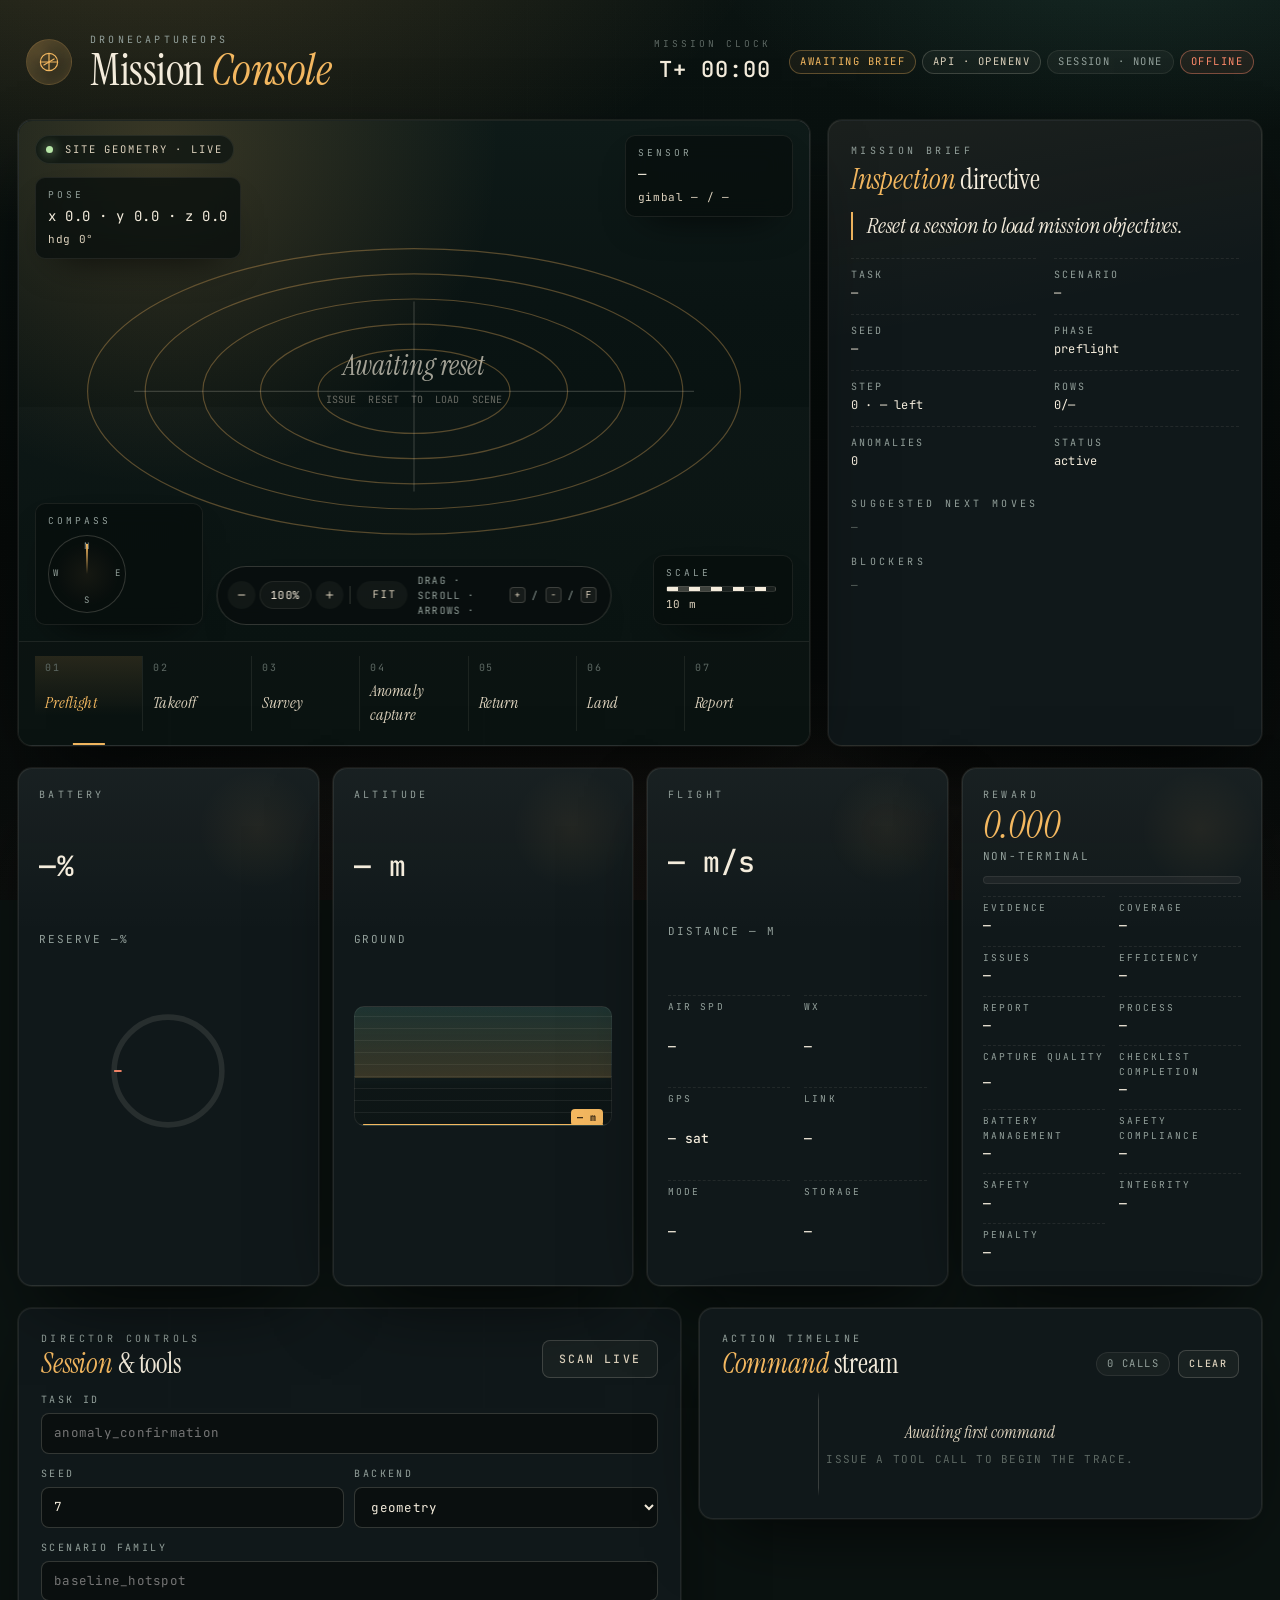
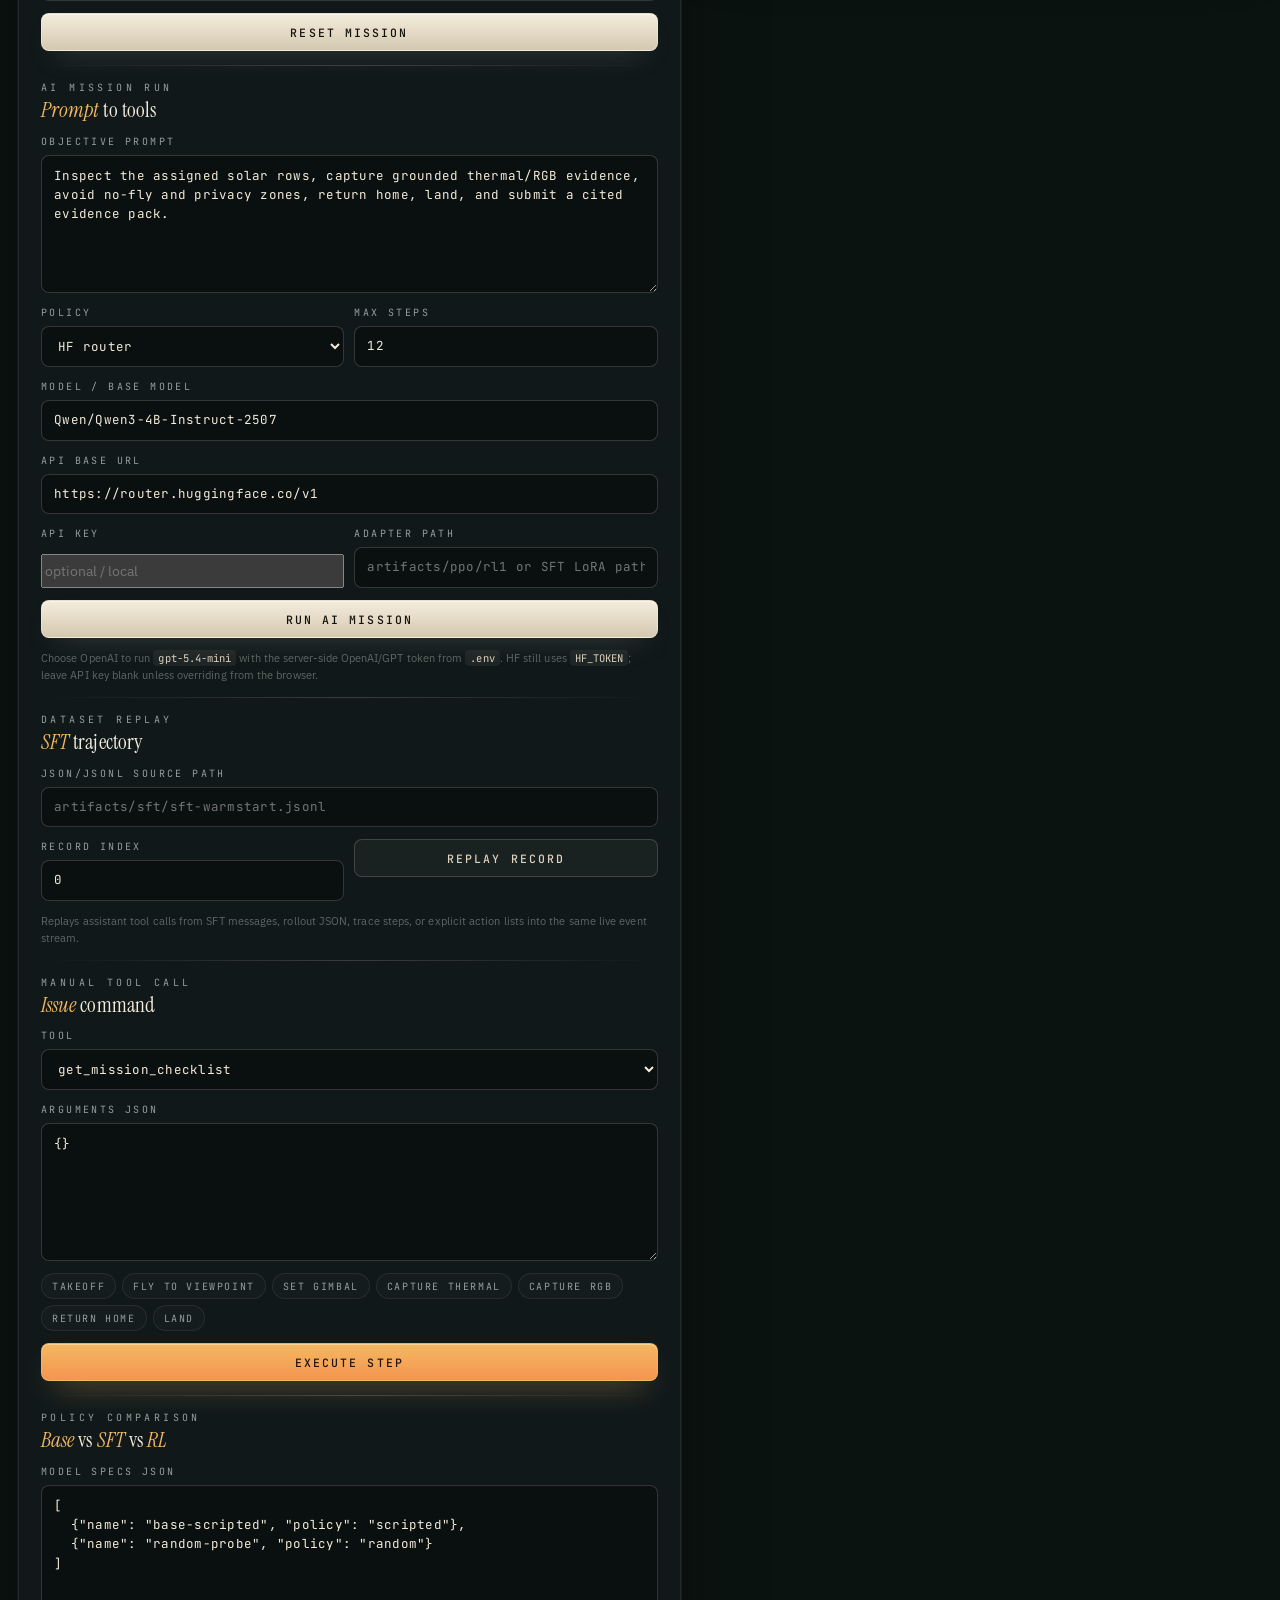
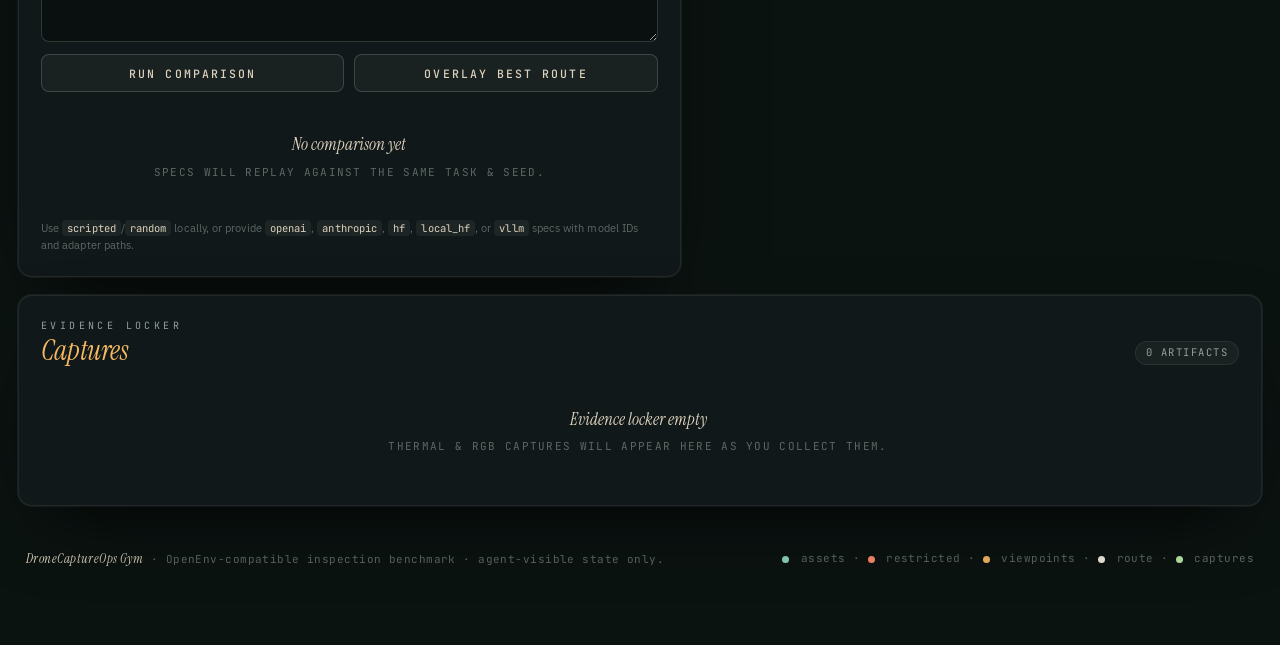
<file: server/static/index.html>
<!doctype html>
<html lang="en">
  <head>
    <meta charset="utf-8" />
    <meta name="viewport" content="width=device-width, initial-scale=1" />
    <title>DroneCaptureOps — Mission Console</title>
    <link rel="preconnect" href="https://fonts.googleapis.com" />
    <link rel="preconnect" href="https://fonts.gstatic.com" crossorigin />
    <link
      href="https://fonts.googleapis.com/css2?family=Instrument+Serif:ital@0;1&family=IBM+Plex+Sans:wght@300;400;500;600&family=JetBrains+Mono:wght@400;500;600&display=swap"
      rel="stylesheet"
    />
    <link rel="stylesheet" href="./styles.css" />
  </head>
  <body>
    <div class="atmosphere" aria-hidden="true"></div>

    <main class="console">
      <header class="console__topbar">
        <div class="brand">
          <span class="brand__mark" aria-hidden="true">
            <svg viewBox="0 0 28 28" width="22" height="22" fill="none" stroke="currentColor" stroke-width="1.5">
              <circle cx="14" cy="14" r="11" />
              <path d="M3 14h22M14 3v22" />
              <path d="M14 14l7-4M14 14l-7 4" />
            </svg>
          </span>
          <div>
            <p class="brand__eyebrow">DroneCaptureOps</p>
            <h1 class="brand__title">Mission <em>Console</em></h1>
          </div>
        </div>

        <div class="status-strip" aria-live="polite">
          <div class="status-clock">
            <span class="status-clock__label">Mission clock</span>
            <strong id="missionClock">T+ 00:00</strong>
          </div>
          <div class="status-pills">
            <span id="missionTitle" class="status-pill status-pill--ghost">Awaiting brief</span>
            <span id="apiMode" class="status-pill">API · probing</span>
            <span id="sessionId" class="status-pill status-pill--muted">session · none</span>
            <span id="connectionState" class="status-pill status-pill--hot">offline</span>
          </div>
        </div>
      </header>

      <section class="hero" aria-label="Tactical scene">
        <div class="hero__scene-frame">
          <div class="hero__scene-tag">
            <span class="dot"></span>
            <span>Site geometry · live</span>
          </div>

          <div class="scene-stage">
            <canvas id="sceneCanvas" width="1600" height="900" aria-label="Drone mission scene"></canvas>

            <div class="scene-hud scene-hud--tl" id="hudTelemetry">
              <p class="scene-hud__label">Pose</p>
              <p id="hudPose" class="scene-hud__value">x — · y — · z —</p>
              <p id="hudHeading" class="scene-hud__sub">hdg —°</p>
            </div>

            <div class="scene-hud scene-hud--tr" id="hudCamera">
              <p class="scene-hud__label">Sensor</p>
              <p id="hudSensor" class="scene-hud__value">—</p>
              <p id="hudGimbal" class="scene-hud__sub">gimbal —° / —°</p>
            </div>

            <div class="scene-hud scene-hud--bl" id="hudCompass">
              <p class="scene-hud__label">Compass</p>
              <div class="compass">
                <span class="compass__north">N</span>
                <span class="compass__east">E</span>
                <span class="compass__south">S</span>
                <span class="compass__west">W</span>
                <span id="compassNeedle" class="compass__needle"></span>
              </div>
            </div>

            <div class="scene-hud scene-hud--br" id="hudScale">
              <p class="scene-hud__label">Scale</p>
              <div class="scale-bar"><span id="scaleBarFill"></span></div>
              <p id="scaleLabel" class="scene-hud__sub">10 m</p>
            </div>

            <div class="scene-controls" role="group" aria-label="Camera controls">
              <button class="scene-controls__btn" data-camera="zoom-out" type="button" aria-label="Zoom out">
                <svg viewBox="0 0 16 16" width="14" height="14" fill="none" stroke="currentColor" stroke-width="1.6" stroke-linecap="round"><line x1="3" y1="8" x2="13" y2="8"/></svg>
              </button>
              <span id="zoomLevel" class="scene-controls__level">100%</span>
              <button class="scene-controls__btn" data-camera="zoom-in" type="button" aria-label="Zoom in">
                <svg viewBox="0 0 16 16" width="14" height="14" fill="none" stroke="currentColor" stroke-width="1.6" stroke-linecap="round"><line x1="3" y1="8" x2="13" y2="8"/><line x1="8" y1="3" x2="8" y2="13"/></svg>
              </button>
              <span class="scene-controls__sep" aria-hidden="true"></span>
              <button class="scene-controls__btn scene-controls__btn--wide" data-camera="fit" type="button" aria-label="Fit scene to view">
                <svg viewBox="0 0 16 16" width="14" height="14" fill="none" stroke="currentColor" stroke-width="1.5" stroke-linecap="round" stroke-linejoin="round"><path d="M3 6V3h3M13 6V3h-3M3 10v3h3M13 10v3h-3"/></svg>
                <span>Fit</span>
              </button>
              <span class="scene-controls__hint" aria-hidden="true">drag · scroll · arrows · <kbd>+</kbd>/<kbd>−</kbd>/<kbd>F</kbd></span>
            </div>

            <div id="failureBanner" class="failure-banner" hidden></div>
          </div>

          <div class="phase-strip" id="phaseStrip" aria-label="Mission phase tracker"></div>
        </div>

        <aside class="briefing" aria-label="Mission briefing">
          <div class="briefing__head">
            <p class="eyebrow">Mission brief</p>
            <h2 class="display-h2"><em>Inspection</em> directive</h2>
          </div>
          <p id="missionInstruction" class="briefing__instruction">No active brief. Reset a session to load mission objectives.</p>

          <dl class="briefing__facts" id="briefingFacts"></dl>

          <div class="briefing__section">
            <p class="eyebrow">Suggested next moves</p>
            <ul id="suggestedTools" class="suggest-list"></ul>
          </div>

          <div class="briefing__section">
            <p class="eyebrow">Blockers</p>
            <ul id="blockersList" class="blocker-list"></ul>
          </div>
        </aside>
      </section>

      <section class="instruments" aria-label="Telemetry instruments">
        <article class="gauge gauge--ring">
          <header>
            <p class="eyebrow">Battery</p>
            <h3 id="batteryHeadline" class="gauge__readout">—%</h3>
            <p id="batteryReserve" class="gauge__sub">reserve —%</p>
          </header>
          <div class="gauge__visual">
            <svg viewBox="0 0 140 140" class="ring" aria-hidden="true">
              <circle cx="70" cy="70" r="58" class="ring__track" />
              <circle cx="70" cy="70" r="58" class="ring__fill" id="batteryRingFill" />
              <line x1="70" y1="12" x2="70" y2="20" class="ring__tick" id="batteryReserveTick" />
            </svg>
          </div>
        </article>

        <article class="gauge gauge--tape">
          <header>
            <p class="eyebrow">Altitude</p>
            <h3 id="altitudeHeadline" class="gauge__readout">— m</h3>
            <p id="altitudeBand" class="gauge__sub">band —</p>
          </header>
          <div class="alt-tape" id="altTape">
            <div class="alt-tape__band"></div>
            <span class="alt-tape__marker" id="altMarker"></span>
          </div>
        </article>

        <article class="gauge gauge--metrics">
          <header>
            <p class="eyebrow">Flight</p>
            <h3 id="speedHeadline" class="gauge__readout">— m/s</h3>
            <p id="speedSub" class="gauge__sub">distance — m</p>
          </header>
          <ul class="micro-stats" id="flightMicro"></ul>
        </article>

        <article class="gauge gauge--metrics">
          <header>
            <p class="eyebrow">Reward</p>
            <h3 id="rewardHeadline" class="gauge__readout gauge__readout--display">0.000</h3>
            <p id="rewardMode" class="gauge__sub">nonterminal</p>
          </header>
          <div class="reward-strip" id="rewardComposition" aria-label="Reward composition"></div>
          <ul class="micro-stats" id="rewardMicro"></ul>
        </article>
      </section>

      <section class="grid">
        <article class="panel panel--controls" aria-label="Director controls">
          <header class="panel__header">
            <div>
              <p class="eyebrow">Director controls</p>
              <h2 class="display-h2"><em>Session</em> &amp; tools</h2>
            </div>
            <button id="refreshSessions" class="btn btn--ghost" type="button">Scan live</button>
          </header>

          <form id="sessionForm" class="form-stack">
            <label class="field">
              <span>Task ID</span>
              <input id="taskInput" name="task" type="text" placeholder="anomaly_confirmation" autocomplete="off" />
            </label>
            <div class="field-row">
              <label class="field">
                <span>Seed</span>
                <input id="seedInput" name="seed" type="number" value="7" min="0" />
              </label>
              <label class="field">
                <span>Backend</span>
                <select id="backendInput" name="backend">
                  <option value="geometry">geometry</option>
                  <option value="sitl">SITL placeholder</option>
                  <option value="mock-live">mock/live</option>
                </select>
              </label>
            </div>
            <label class="field">
              <span>Scenario family</span>
              <input id="familyInput" name="scenario_family" type="text" placeholder="baseline_hotspot" autocomplete="off" />
            </label>
            <button class="btn btn--primary" type="submit">Reset Mission</button>
          </form>

          <div class="rule"></div>

          <div class="form-stack" aria-label="AI mission run">
            <header class="panel__header panel__header--inline">
              <div>
                <p class="eyebrow">AI mission run</p>
                <h3 class="display-h3"><em>Prompt</em> to tools</h3>
              </div>
            </header>
            <label class="field">
              <span>Objective prompt</span>
              <textarea id="objectivePrompt" spellcheck="true" rows="6">Inspect the assigned solar rows, capture grounded thermal/RGB evidence, avoid no-fly and privacy zones, return home, land, and submit a cited evidence pack.</textarea>
            </label>
            <div class="field-row">
              <label class="field">
                <span>Policy</span>
                <select id="modelPolicy">
                  <option value="scripted">Scripted smoke test</option>
                  <option value="openai">OpenAI GPT-5.4 Mini</option>
                  <option value="hf" selected>HF router</option>
                  <option value="local_hf">Local HF transformers</option>
                  <option value="vllm">vLLM + optional LoRA</option>
                  <option value="anthropic">Anthropic</option>
                  <option value="random">Random smoke test</option>
                </select>
              </label>
              <label class="field">
                <span>Max steps</span>
                <input id="modelMaxSteps" type="number" value="12" min="1" max="100" />
              </label>
            </div>
            <label class="field">
              <span>Model / base model</span>
              <input id="modelName" type="text" value="Qwen/Qwen3-4B-Instruct-2507" placeholder="Qwen/Qwen3-4B-Instruct-2507 or local model name" autocomplete="off" />
            </label>
            <label class="field">
              <span>API base URL</span>
              <input id="modelApiBase" type="text" value="https://router.huggingface.co/v1" placeholder="leave blank for OpenAI; use https://router.huggingface.co/v1 for HF" autocomplete="off" />
            </label>
            <div class="field-row">
              <label class="field">
                <span>API key</span>
                <input id="modelApiKey" type="password" placeholder="optional / local" autocomplete="off" />
              </label>
              <label class="field">
                <span>Adapter path</span>
                <input id="modelAdapterPath" type="text" placeholder="artifacts/ppo/rl1 or SFT LoRA path" autocomplete="off" />
              </label>
            </div>
            <button id="runModelButton" class="btn btn--primary" type="button">Run AI mission</button>
            <p class="hint">Choose OpenAI to run <code>gpt-5.4-mini</code> with the server-side OpenAI/GPT token from <code>.env</code>. HF still uses <code>HF_TOKEN</code>; leave API key blank unless overriding from the browser.</p>
          </div>

          <div class="rule"></div>

          <div class="form-stack" aria-label="Replay generated trajectory">
            <header class="panel__header panel__header--inline">
              <div>
                <p class="eyebrow">Dataset replay</p>
                <h3 class="display-h3"><em>SFT</em> trajectory</h3>
              </div>
            </header>
            <label class="field">
              <span>JSON/JSONL source path</span>
              <input id="replaySourcePath" type="text" placeholder="artifacts/sft/sft-warmstart.jsonl" autocomplete="off" />
            </label>
            <div class="field-row">
              <label class="field">
                <span>Record index</span>
                <input id="replayRecordIndex" type="number" value="0" min="0" />
              </label>
              <button id="replayButton" class="btn btn--ghost" type="button">Replay record</button>
            </div>
            <p class="hint">Replays assistant tool calls from SFT messages, rollout JSON, trace steps, or explicit action lists into the same live event stream.</p>
          </div>

          <div class="rule"></div>

          <div class="form-stack">
            <header class="panel__header panel__header--inline">
              <div>
                <p class="eyebrow">Manual tool call</p>
                <h3 class="display-h3"><em>Issue</em> command</h3>
              </div>
            </header>
            <label class="field">
              <span>Tool</span>
              <select id="toolSelect"></select>
            </label>
            <label class="field">
              <span>Arguments JSON</span>
              <textarea id="argsInput" spellcheck="false" rows="6">{"altitude_m": 18}</textarea>
            </label>
            <div class="quick-actions" id="quickActions"></div>
            <button id="stepButton" class="btn btn--accent" type="button">Execute step</button>
          </div>

          <div class="rule"></div>

          <div class="form-stack" aria-label="Policy comparison">
            <header class="panel__header panel__header--inline">
              <div>
                <p class="eyebrow">Policy comparison</p>
                <h3 class="display-h3"><em>Base</em> vs <em>SFT</em> vs <em>RL</em></h3>
              </div>
            </header>
            <label class="field">
              <span>Model specs JSON</span>
              <textarea id="compareSpecs" spellcheck="false" rows="7">[
  {"name": "base-scripted", "policy": "scripted"},
  {"name": "random-probe", "policy": "random"}
]</textarea>
            </label>
            <div class="field-row">
              <button id="compareButton" class="btn btn--ghost" type="button">Run comparison</button>
              <button id="overlayButton" class="btn btn--ghost" type="button">Overlay best route</button>
            </div>
            <div id="compareResults" class="compare-results"></div>
            <p class="hint">
              Use <code>scripted</code>/<code>random</code> locally, or provide
              <code>openai</code>, <code>anthropic</code>, <code>hf</code>, <code>local_hf</code>, or <code>vllm</code>
              specs with model IDs and adapter paths.
            </p>
          </div>
        </article>

        <article class="panel panel--timeline" aria-label="Action timeline">
          <header class="panel__header">
            <div>
              <p class="eyebrow">Action timeline</p>
              <h2 class="display-h2"><em>Command</em> stream</h2>
            </div>
            <div class="panel__actions">
              <span id="actionCount" class="status-pill status-pill--muted">0 calls</span>
              <button id="clearLog" class="btn btn--ghost btn--sm" type="button">Clear</button>
            </div>
          </header>
          <ol id="actionLog" class="action-log"></ol>
        </article>

        <article class="panel panel--captures" aria-label="Capture gallery">
          <header class="panel__header">
            <div>
              <p class="eyebrow">Evidence locker</p>
              <h2 class="display-h2"><em>Captures</em></h2>
            </div>
            <span id="artifactCount" class="status-pill status-pill--muted">0 artifacts</span>
          </header>
          <div id="captureList" class="capture-list"></div>
        </article>
      </section>

      <footer class="console__footer">
        <p>
          <em>DroneCaptureOps Gym</em> · OpenEnv-compatible inspection benchmark · agent-visible state only.
        </p>
        <p>
          <span class="dot dot--sage"></span> assets &middot;
          <span class="dot dot--coral"></span> restricted &middot;
          <span class="dot dot--amber"></span> viewpoints &middot;
          <span class="dot dot--cream"></span> route &middot;
          <span class="dot dot--lime"></span> captures
        </p>
      </footer>
    </main>

    <script src="./app.js" defer></script>
  </body>
</html>
</file>
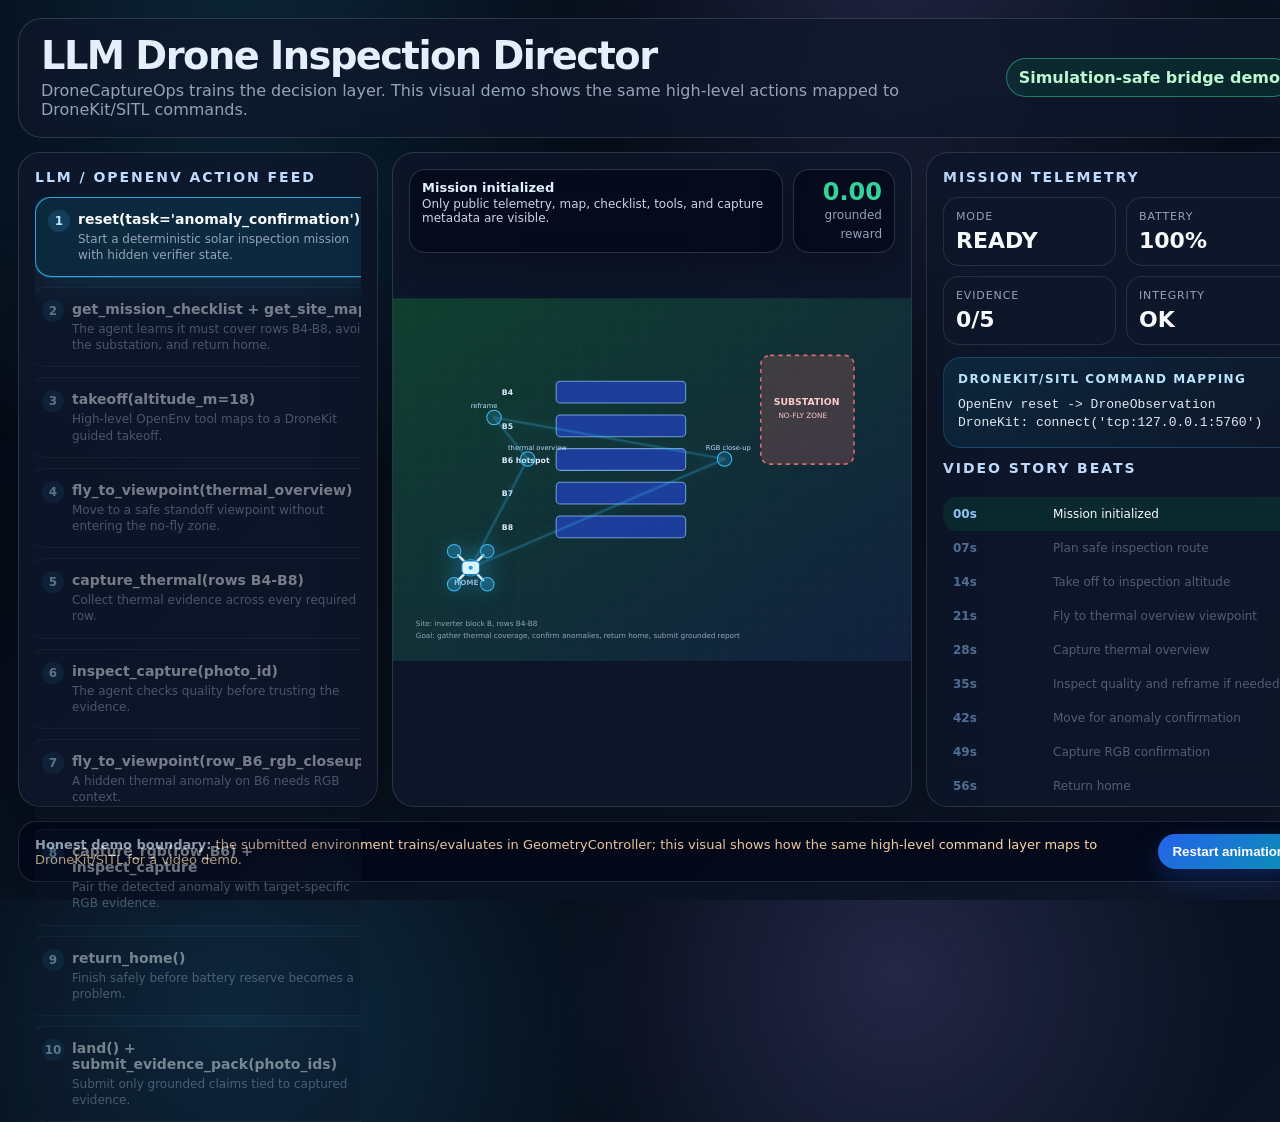
<file: demo/dronekit-bridge-visual-demo.html>
<!doctype html>
<html lang="en">
<head>
  <meta charset="utf-8" />
  <meta name="viewport" content="width=device-width, initial-scale=1" />
  <title>DroneCaptureOps DroneKit Bridge Visual Demo</title>
  <style>
    :root {
      color-scheme: dark;
      --bg: #07111f;
      --panel: rgba(15, 23, 42, 0.86);
      --panel-2: rgba(30, 41, 59, 0.92);
      --text: #e5eefb;
      --muted: #94a3b8;
      --blue: #38bdf8;
      --green: #34d399;
      --orange: #fb923c;
      --red: #f87171;
      --purple: #a78bfa;
      --yellow: #fde68a;
    }

    * {
      box-sizing: border-box;
    }

    body {
      margin: 0;
      min-height: 100vh;
      overflow: hidden;
      background:
        radial-gradient(circle at 18% 12%, rgba(56, 189, 248, 0.20), transparent 30%),
        radial-gradient(circle at 70% 8%, rgba(167, 139, 250, 0.18), transparent 28%),
        linear-gradient(135deg, #030712 0%, #07111f 45%, #0f172a 100%);
      color: var(--text);
      font-family: Inter, ui-sans-serif, system-ui, -apple-system, BlinkMacSystemFont, "Segoe UI", sans-serif;
    }

    .app {
      display: grid;
      grid-template-rows: auto 1fr auto;
      gap: 14px;
      height: 100vh;
      padding: 18px;
    }

    header {
      display: grid;
      grid-template-columns: 1fr auto;
      gap: 18px;
      align-items: center;
      padding: 18px 22px;
      border: 1px solid rgba(148, 163, 184, 0.24);
      border-radius: 24px;
      background: rgba(15, 23, 42, 0.78);
      box-shadow: 0 24px 80px rgba(0, 0, 0, 0.35);
    }

    h1 {
      margin: 0 0 6px;
      font-size: clamp(28px, 3vw, 46px);
      letter-spacing: -0.04em;
      line-height: 0.98;
    }

    .subtitle {
      color: var(--muted);
      font-size: 16px;
    }

    .badge {
      display: inline-flex;
      align-items: center;
      gap: 8px;
      padding: 9px 12px;
      border: 1px solid rgba(52, 211, 153, 0.5);
      border-radius: 999px;
      background: rgba(6, 78, 59, 0.34);
      color: #bbf7d0;
      font-weight: 700;
      white-space: nowrap;
    }

    .main {
      display: grid;
      grid-template-columns: 360px minmax(520px, 1fr) 390px;
      gap: 14px;
      min-height: 0;
    }

    .panel {
      min-height: 0;
      padding: 16px;
      border: 1px solid rgba(148, 163, 184, 0.22);
      border-radius: 22px;
      background: var(--panel);
      box-shadow: 0 20px 70px rgba(0, 0, 0, 0.28);
    }

    .panel h2 {
      margin: 0 0 12px;
      font-size: 14px;
      letter-spacing: 0.14em;
      text-transform: uppercase;
      color: #bfdbfe;
    }

    .feed {
      display: grid;
      gap: 10px;
      overflow: hidden;
    }

    .step-card {
      position: relative;
      padding: 13px 13px 13px 42px;
      border: 1px solid rgba(148, 163, 184, 0.18);
      border-radius: 16px;
      background: rgba(15, 23, 42, 0.68);
      opacity: 0.45;
      transform: translateX(-6px);
      transition: 300ms ease;
    }

    .step-card.active {
      border-color: rgba(56, 189, 248, 0.85);
      background: rgba(14, 116, 144, 0.20);
      box-shadow: 0 0 0 1px rgba(56, 189, 248, 0.22), 0 18px 40px rgba(56, 189, 248, 0.12);
      opacity: 1;
      transform: translateX(0);
    }

    .step-num {
      position: absolute;
      top: 12px;
      left: 12px;
      display: grid;
      place-items: center;
      width: 22px;
      height: 22px;
      border-radius: 999px;
      background: rgba(56, 189, 248, 0.16);
      color: #bae6fd;
      font-size: 12px;
      font-weight: 800;
    }

    .tool {
      color: #f8fafc;
      font-size: 14px;
      font-weight: 800;
    }

    .thought {
      margin-top: 4px;
      color: var(--muted);
      font-size: 12px;
      line-height: 1.35;
    }

    .map-panel {
      position: relative;
      overflow: hidden;
      padding: 0;
    }

    .map-toolbar {
      position: absolute;
      z-index: 5;
      top: 16px;
      left: 16px;
      right: 16px;
      display: flex;
      justify-content: space-between;
      gap: 10px;
      pointer-events: none;
    }

    .glass {
      padding: 10px 12px;
      border: 1px solid rgba(148, 163, 184, 0.26);
      border-radius: 16px;
      background: rgba(2, 6, 23, 0.66);
      backdrop-filter: blur(12px);
      box-shadow: 0 14px 32px rgba(0, 0, 0, 0.25);
    }

    .current-action {
      color: #e0f2fe;
      font-size: 13px;
      font-weight: 800;
    }

    .current-sub {
      margin-top: 2px;
      color: #cbd5e1;
      font-size: 12px;
    }

    .score {
      text-align: right;
    }

    .score strong {
      display: block;
      color: var(--green);
      font-size: 24px;
      line-height: 1;
    }

    .score span {
      color: var(--muted);
      font-size: 12px;
    }

    svg {
      display: block;
      width: 100%;
      height: 100%;
      min-height: 100%;
    }

    .solar-row {
      fill: rgba(30, 64, 175, 0.84);
      stroke: rgba(147, 197, 253, 0.72);
      stroke-width: 2;
    }

    .row-label {
      fill: #dbeafe;
      font-size: 15px;
      font-weight: 800;
    }

    .zone {
      fill: rgba(248, 113, 113, 0.20);
      stroke: rgba(248, 113, 113, 0.88);
      stroke-width: 3;
      stroke-dasharray: 8 8;
    }

    .route-line {
      fill: none;
      stroke: rgba(56, 189, 248, 0.92);
      stroke-width: 5;
      stroke-linecap: round;
      stroke-linejoin: round;
      filter: drop-shadow(0 0 10px rgba(56, 189, 248, 0.5));
    }

    .route-line.completed {
      stroke: rgba(52, 211, 153, 0.85);
    }

    .viewpoint {
      fill: rgba(56, 189, 248, 0.16);
      stroke: #38bdf8;
      stroke-width: 2;
    }

    .capture-pulse {
      fill: rgba(250, 204, 21, 0.26);
      stroke: #fde047;
      stroke-width: 3;
      opacity: 0;
    }

    .capture-pulse.active {
      animation: pulse 1.4s ease-in-out infinite;
    }

    @keyframes pulse {
      0% { opacity: 0.1; r: 18; }
      50% { opacity: 0.85; r: 46; }
      100% { opacity: 0.1; r: 18; }
    }

    #drone {
      filter: drop-shadow(0 8px 14px rgba(0, 0, 0, 0.45)) drop-shadow(0 0 16px rgba(56, 189, 248, 0.65));
      transition: transform 900ms cubic-bezier(0.22, 1, 0.36, 1);
    }

    .drone-body {
      fill: #e0f2fe;
      stroke: #0284c7;
      stroke-width: 2;
    }

    .rotor {
      fill: rgba(56, 189, 248, 0.25);
      stroke: #38bdf8;
      stroke-width: 2;
      animation: rotor 0.45s linear infinite;
      transform-origin: center;
    }

    @keyframes rotor {
      to { transform: rotate(360deg); }
    }

    .right-grid {
      display: grid;
      grid-template-rows: auto auto 1fr;
      gap: 12px;
      height: 100%;
      min-height: 0;
    }

    .metric-grid {
      display: grid;
      grid-template-columns: 1fr 1fr;
      gap: 10px;
    }

    .metric {
      padding: 12px;
      border: 1px solid rgba(148, 163, 184, 0.18);
      border-radius: 16px;
      background: rgba(15, 23, 42, 0.74);
    }

    .metric-label {
      color: var(--muted);
      font-size: 11px;
      letter-spacing: 0.08em;
      text-transform: uppercase;
    }

    .metric-value {
      margin-top: 5px;
      color: #f8fafc;
      font-size: 22px;
      font-weight: 900;
    }

    .command-box {
      padding: 14px;
      border: 1px solid rgba(56, 189, 248, 0.25);
      border-radius: 18px;
      background: linear-gradient(135deg, rgba(14, 116, 144, 0.20), rgba(15, 23, 42, 0.78));
    }

    .command-title {
      color: #bae6fd;
      font-size: 12px;
      font-weight: 900;
      letter-spacing: 0.12em;
      text-transform: uppercase;
    }

    pre {
      margin: 10px 0 0;
      white-space: pre-wrap;
      color: #e2e8f0;
      font-size: 13px;
      line-height: 1.45;
      font-family: "SFMono-Regular", Consolas, "Liberation Mono", monospace;
    }

    .timeline {
      display: grid;
      align-content: start;
      gap: 9px;
      min-height: 0;
      overflow: hidden;
    }

    .timeline-row {
      display: grid;
      grid-template-columns: 90px 1fr;
      gap: 10px;
      align-items: start;
      padding: 10px;
      border-radius: 14px;
      background: rgba(15, 23, 42, 0.56);
      color: var(--muted);
      font-size: 12px;
      opacity: 0.5;
      transition: 250ms ease;
    }

    .timeline-row.active {
      color: #f8fafc;
      background: rgba(6, 78, 59, 0.36);
      opacity: 1;
    }

    .time-chip {
      color: #93c5fd;
      font-weight: 900;
    }

    footer {
      display: grid;
      grid-template-columns: 1fr auto;
      align-items: center;
      gap: 14px;
      padding: 12px 16px;
      border: 1px solid rgba(148, 163, 184, 0.20);
      border-radius: 18px;
      background: rgba(2, 6, 23, 0.70);
      color: #cbd5e1;
      font-size: 13px;
    }

    button {
      cursor: pointer;
      border: 0;
      border-radius: 999px;
      padding: 10px 14px;
      background: linear-gradient(135deg, #2563eb, #0891b2);
      color: white;
      font-weight: 900;
      box-shadow: 0 10px 24px rgba(37, 99, 235, 0.25);
    }

    .warning {
      color: #fed7aa;
    }

    @media (max-width: 1200px) {
      body {
        overflow: auto;
      }

      .app {
        height: auto;
      }

      .main {
        grid-template-columns: 1fr;
      }

      .map-panel {
        height: 620px;
      }
    }
  </style>
</head>
<body>
  <div class="app">
    <header>
      <div>
        <h1>LLM Drone Inspection Director</h1>
        <div class="subtitle">DroneCaptureOps trains the decision layer. This visual demo shows the same high-level actions mapped to DroneKit/SITL commands.</div>
      </div>
      <div class="badge">Simulation-safe bridge demo</div>
    </header>

    <main class="main">
      <section class="panel">
        <h2>LLM / OpenEnv Action Feed</h2>
        <div class="feed" id="feed"></div>
      </section>

      <section class="panel map-panel">
        <div class="map-toolbar">
          <div class="glass">
            <div class="current-action" id="currentAction">Preparing mission</div>
            <div class="current-sub" id="currentSub">OpenEnv reset -> visible mission state only</div>
          </div>
          <div class="glass score">
            <strong id="score">0.00</strong>
            <span>grounded reward</span>
          </div>
        </div>

        <svg id="map" viewBox="0 0 1000 700" role="img" aria-label="Animated solar inspection drone route">
          <defs>
            <pattern id="grid" width="40" height="40" patternUnits="userSpaceOnUse">
              <path d="M 40 0 L 0 0 0 40" fill="none" stroke="rgba(148,163,184,0.10)" stroke-width="1" />
            </pattern>
            <linearGradient id="field" x1="0" x2="1" y1="0" y2="1">
              <stop offset="0" stop-color="#0f3f2e" />
              <stop offset="1" stop-color="#11213f" />
            </linearGradient>
          </defs>

          <rect width="1000" height="700" fill="url(#field)" />
          <rect width="1000" height="700" fill="url(#grid)" />

          <text x="44" y="632" fill="#94a3b8" font-size="14">Site: inverter block B, rows B4-B8</text>
          <text x="44" y="655" fill="#94a3b8" font-size="14">Goal: gather thermal coverage, confirm anomalies, return home, submit grounded report</text>

          <rect class="zone" x="710" y="110" width="180" height="210" rx="18" />
          <text x="735" y="205" fill="#fecaca" font-size="18" font-weight="800">SUBSTATION</text>
          <text x="744" y="230" fill="#fecaca" font-size="14">NO-FLY ZONE</text>

          <g id="solarRows">
            <rect class="solar-row" x="315" y="160" width="250" height="42" rx="8" />
            <text class="row-label" x="210" y="187">B4</text>
            <rect class="solar-row" x="315" y="225" width="250" height="42" rx="8" />
            <text class="row-label" x="210" y="252">B5</text>
            <rect class="solar-row" x="315" y="290" width="250" height="42" rx="8" />
            <text class="row-label" x="210" y="317">B6 hotspot</text>
            <rect class="solar-row" x="315" y="355" width="250" height="42" rx="8" />
            <text class="row-label" x="210" y="382">B7</text>
            <rect class="solar-row" x="315" y="420" width="250" height="42" rx="8" />
            <text class="row-label" x="210" y="447">B8</text>
          </g>

          <circle class="viewpoint" cx="150" cy="520" r="16" />
          <text x="118" y="554" fill="#bfdbfe" font-size="14" font-weight="800">HOME</text>
          <circle class="viewpoint" cx="260" cy="310" r="14" />
          <text x="222" y="292" fill="#bfdbfe" font-size="13">thermal overview</text>
          <circle class="viewpoint" cx="640" cy="310" r="14" />
          <text x="604" y="292" fill="#bfdbfe" font-size="13">RGB close-up</text>
          <circle class="viewpoint" cx="195" cy="230" r="14" />
          <text x="150" y="212" fill="#bfdbfe" font-size="13">reframe</text>

          <path id="trailDone" class="route-line completed" d="" />
          <path id="trailFuture" class="route-line" opacity="0.28" d="M150,520 L260,310 L195,230 L640,310 L150,520" />
          <circle id="capturePulse" class="capture-pulse" cx="260" cy="310" r="26" />

          <g id="drone" transform="translate(150 520)">
            <line x1="-24" y1="-24" x2="24" y2="24" stroke="#dbeafe" stroke-width="5" stroke-linecap="round" />
            <line x1="-24" y1="24" x2="24" y2="-24" stroke="#dbeafe" stroke-width="5" stroke-linecap="round" />
            <circle class="rotor" cx="-32" cy="-32" r="13" />
            <circle class="rotor" cx="32" cy="-32" r="13" />
            <circle class="rotor" cx="-32" cy="32" r="13" />
            <circle class="rotor" cx="32" cy="32" r="13" />
            <rect class="drone-body" x="-17" y="-13" width="34" height="26" rx="8" />
            <circle cx="0" cy="0" r="4" fill="#0ea5e9" />
          </g>
        </svg>
      </section>

      <section class="panel right-grid">
        <div>
          <h2>Mission Telemetry</h2>
          <div class="metric-grid">
            <div class="metric">
              <div class="metric-label">Mode</div>
              <div class="metric-value" id="mode">INIT</div>
            </div>
            <div class="metric">
              <div class="metric-label">Battery</div>
              <div class="metric-value" id="battery">100%</div>
            </div>
            <div class="metric">
              <div class="metric-label">Evidence</div>
              <div class="metric-value" id="evidence">0/5</div>
            </div>
            <div class="metric">
              <div class="metric-label">Integrity</div>
              <div class="metric-value" id="integrity">OK</div>
            </div>
          </div>
        </div>

        <div class="command-box">
          <div class="command-title">DroneKit/SITL Command Mapping</div>
          <pre id="command">OpenEnv reset(task="anomaly_confirmation")</pre>
        </div>

        <div class="timeline">
          <h2>Video Story Beats</h2>
          <div id="timeline"></div>
        </div>
      </section>
    </main>

    <footer>
      <div>
        <strong>Honest demo boundary:</strong>
        <span class="warning">the submitted environment trains/evaluates in GeometryController; this visual shows how the same high-level command layer maps to DroneKit/SITL for a video demo.</span>
      </div>
      <button id="restart">Restart animation</button>
    </footer>
  </div>

  <script>
    const steps = [
      {
        tool: "reset(task='anomaly_confirmation')",
        thought: "Start a deterministic solar inspection mission with hidden verifier state.",
        xy: [150, 520],
        mode: "READY",
        battery: "100%",
        evidence: "0/5",
        score: "0.00",
        command: "OpenEnv reset -> DroneObservation\nDroneKit: connect('tcp:127.0.0.1:5760')",
        action: "Mission initialized",
        sub: "Only public telemetry, map, checklist, tools, and capture metadata are visible.",
        capture: false,
      },
      {
        tool: "get_mission_checklist + get_site_map",
        thought: "The agent learns it must cover rows B4-B8, avoid the substation, and return home.",
        xy: [150, 520],
        mode: "PLANNING",
        battery: "100%",
        evidence: "0/5",
        score: "0.02",
        command: "OpenEnv tools -> checklist + site map\nDroneKit: no movement yet",
        action: "Plan safe inspection route",
        sub: "Mission/map tools help the LLM decide where evidence is missing.",
        capture: false,
      },
      {
        tool: "takeoff(altitude_m=18)",
        thought: "High-level OpenEnv tool maps to a DroneKit guided takeoff.",
        xy: [180, 470],
        mode: "GUIDED",
        battery: "96%",
        evidence: "0/5",
        score: "0.06",
        command: "vehicle.mode = VehicleMode('GUIDED')\nvehicle.armed = True\nvehicle.simple_takeoff(18)",
        action: "Take off to inspection altitude",
        sub: "The LLM chooses mission action; DroneKit handles autopilot movement.",
        capture: false,
      },
      {
        tool: "fly_to_viewpoint(thermal_overview)",
        thought: "Move to a safe standoff viewpoint without entering the no-fly zone.",
        xy: [260, 310],
        mode: "GUIDED",
        battery: "91%",
        evidence: "0/5",
        score: "0.12",
        command: "vehicle.simple_goto(LocationGlobalRelative(...), groundspeed=5)",
        action: "Fly to thermal overview viewpoint",
        sub: "Route stays clear of the substation no-fly zone.",
        capture: false,
      },
      {
        tool: "capture_thermal(rows B4-B8)",
        thought: "Collect thermal evidence across every required row.",
        xy: [260, 310],
        mode: "HOVER",
        battery: "88%",
        evidence: "5/5",
        score: "0.48",
        command: "OpenEnv capture_thermal -> simulator quality model\nDroneKit bridge: hold position / payload trigger placeholder",
        action: "Capture thermal overview",
        sub: "Camera quality and row coverage become visible capture metadata.",
        capture: true,
      },
      {
        tool: "inspect_capture(photo_id)",
        thought: "The agent checks quality before trusting the evidence.",
        xy: [195, 230],
        mode: "REFRAME",
        battery: "84%",
        evidence: "5/5",
        score: "0.56",
        command: "OpenEnv inspect_capture(photo_id)\nIf quality low: simple_goto(reframe_viewpoint)",
        action: "Inspect quality and reframe if needed",
        sub: "Dense reward teaches recapture loops instead of blind reporting.",
        capture: true,
      },
      {
        tool: "fly_to_viewpoint(row_B6_rgb_closeup)",
        thought: "A hidden thermal anomaly on B6 needs RGB context.",
        xy: [640, 310],
        mode: "GUIDED",
        battery: "78%",
        evidence: "5/5 + anomaly",
        score: "0.68",
        command: "vehicle.simple_goto(row_B6_closeup, groundspeed=4)",
        action: "Move for anomaly confirmation",
        sub: "The agent gathers missing evidence instead of hallucinating a report.",
        capture: false,
      },
      {
        tool: "capture_rgb(row_B6) + inspect_capture",
        thought: "Pair the detected anomaly with target-specific RGB evidence.",
        xy: [640, 310],
        mode: "HOVER",
        battery: "74%",
        evidence: "RGB linked",
        score: "0.79",
        command: "OpenEnv capture_rgb -> photo_id\nDroneKit bridge: payload trigger placeholder",
        action: "Capture RGB confirmation",
        sub: "The final report must cite real photo IDs from the capture log.",
        capture: true,
      },
      {
        tool: "return_home()",
        thought: "Finish safely before battery reserve becomes a problem.",
        xy: [150, 520],
        mode: "RTL",
        battery: "66%",
        evidence: "complete",
        score: "0.88",
        command: "vehicle.mode = VehicleMode('RTL')",
        action: "Return home",
        sub: "Safety gate rewards return margin and caps unsafe behavior.",
        capture: false,
      },
      {
        tool: "land() + submit_evidence_pack(photo_ids)",
        thought: "Submit only grounded claims tied to captured evidence.",
        xy: [150, 520],
        mode: "LANDED",
        battery: "62%",
        evidence: "submitted",
        score: "1.00",
        command: "vehicle.mode = VehicleMode('LAND')\nsubmit_evidence_pack(real_photo_ids)",
        action: "Submit grounded final report",
        sub: "Integrity gate caps fake photo IDs or unsupported issue claims.",
        capture: false,
      },
    ];

    const feed = document.getElementById("feed");
    const timeline = document.getElementById("timeline");
    const drone = document.getElementById("drone");
    const trailDone = document.getElementById("trailDone");
    const pulse = document.getElementById("capturePulse");
    const currentAction = document.getElementById("currentAction");
    const currentSub = document.getElementById("currentSub");
    const score = document.getElementById("score");
    const mode = document.getElementById("mode");
    const battery = document.getElementById("battery");
    const evidence = document.getElementById("evidence");
    const integrity = document.getElementById("integrity");
    const command = document.getElementById("command");
    const restart = document.getElementById("restart");

    steps.forEach((step, index) => {
      const card = document.createElement("div");
      card.className = "step-card";
      card.innerHTML = `
        <div class="step-num">${index + 1}</div>
        <div class="tool">${step.tool}</div>
        <div class="thought">${step.thought}</div>
      `;
      feed.appendChild(card);

      const row = document.createElement("div");
      row.className = "timeline-row";
      row.innerHTML = `<div class="time-chip">${String(index * 7).padStart(2, "0")}s</div><div>${step.action}</div>`;
      timeline.appendChild(row);
    });

    const cards = Array.from(document.querySelectorAll(".step-card"));
    const rows = Array.from(document.querySelectorAll(".timeline-row"));
    let timer = null;
    let idx = 0;

    function pathUntil(index) {
      const unique = [];
      steps.slice(0, index + 1).forEach((step) => {
        const last = unique[unique.length - 1];
        if (!last || last[0] !== step.xy[0] || last[1] !== step.xy[1]) {
          unique.push(step.xy);
        }
      });
      return unique.map((p, i) => `${i === 0 ? "M" : "L"}${p[0]},${p[1]}`).join(" ");
    }

    function show(index) {
      const step = steps[index];
      cards.forEach((card, i) => card.classList.toggle("active", i === index));
      rows.forEach((row, i) => row.classList.toggle("active", i === index));

      drone.style.transform = `translate(${step.xy[0]}px, ${step.xy[1]}px)`;
      trailDone.setAttribute("d", pathUntil(index));
      pulse.setAttribute("cx", step.xy[0]);
      pulse.setAttribute("cy", step.xy[1]);
      pulse.classList.toggle("active", step.capture);

      currentAction.textContent = step.action;
      currentSub.textContent = step.sub;
      score.textContent = step.score;
      mode.textContent = step.mode;
      battery.textContent = step.battery;
      evidence.textContent = step.evidence;
      integrity.textContent = index === steps.length - 1 ? "GATED OK" : "OK";
      command.textContent = step.command;
    }

    function start() {
      clearInterval(timer);
      idx = 0;
      show(idx);
      timer = setInterval(() => {
        idx = (idx + 1) % steps.length;
        show(idx);
      }, 3600);
    }

    restart.addEventListener("click", start);
    start();
  </script>
</body>
</html>
</file>
<file: server/static/styles.css>
/* ============================================================
 * DroneCaptureOps · Mission Console
 * Aesthetic: editorial mission control — warm cream type on
 * deep teal/charcoal stage, italic serif display, precision
 * mono numerics, amber + sage accents, subtle grain.
 * ============================================================ */

:root {
  color-scheme: dark;

  --ink-0: #060a09;
  --ink-1: #0b1311;
  --ink-2: #10181a;
  --ink-3: #16201f;
  --ink-4: #1d2826;
  --ink-5: #243130;

  --line: rgba(244, 236, 220, 0.08);
  --line-strong: rgba(244, 236, 220, 0.18);
  --line-warm: rgba(244, 184, 96, 0.32);

  --cream: #f4ecdc;
  --cream-soft: #ddd2bd;
  --muted: #93a09b;
  --dim: #5d6863;
  --shadow-1: 0 1px 0 rgba(255, 255, 255, 0.04) inset, 0 28px 64px -32px rgba(0, 0, 0, 0.78);
  --shadow-2: 0 30px 80px -28px rgba(0, 0, 0, 0.85), 0 0 0 1px var(--line);

  --amber: #f4b860;
  --amber-warm: #f49551;
  --sage: #8ad6c1;
  --sage-deep: #5fb29b;
  --coral: #ff8a6b;
  --coral-deep: #d3573b;
  --lime: #b8e8a8;
  --plum: #c08acb;

  --display: "Instrument Serif", "Times New Roman", Georgia, serif;
  --sans: "IBM Plex Sans", system-ui, -apple-system, "Segoe UI", sans-serif;
  --mono: "JetBrains Mono", "SFMono-Regular", "Cascadia Mono", "Menlo", monospace;
}

* {
  box-sizing: border-box;
}

html,
body {
  min-height: 100%;
}

body {
  margin: 0;
  padding: 0;
  color: var(--cream);
  font-family: var(--sans);
  font-size: 14px;
  line-height: 1.5;
  letter-spacing: 0.005em;
  background: var(--ink-1);
  overflow-x: hidden;
  -webkit-font-smoothing: antialiased;
  text-rendering: optimizeLegibility;
}

button,
input,
select,
textarea {
  font: inherit;
  color: inherit;
}

button {
  cursor: pointer;
}

button:disabled {
  opacity: 0.45;
  cursor: not-allowed;
}

a {
  color: inherit;
}

code,
.mono {
  font-family: var(--mono);
  font-size: 0.86em;
}

/* -----------------------------------------------------------
 * Atmospheric layer — deep teal stage with warm amber fog,
 * subtle grain, soft horizon glow. Sets the entire mood.
 * ----------------------------------------------------------- */

.atmosphere {
  position: fixed;
  inset: 0;
  pointer-events: none;
  z-index: 0;
  background:
    radial-gradient(ellipse 80vw 60vh at 12% -10%, rgba(244, 184, 96, 0.18), transparent 60%),
    radial-gradient(ellipse 60vw 40vh at 88% -6%, rgba(95, 178, 155, 0.14), transparent 55%),
    radial-gradient(ellipse 100vw 60vh at 50% 110%, rgba(255, 138, 107, 0.08), transparent 60%),
    linear-gradient(180deg, #0a1311 0%, #060a09 60%, #0a0d0c 100%);
}

.atmosphere::before,
.atmosphere::after {
  content: "";
  position: absolute;
  inset: 0;
  pointer-events: none;
}

.atmosphere::before {
  background-image:
    linear-gradient(transparent 0, transparent calc(100% - 1px), rgba(244, 236, 220, 0.025) 100%),
    linear-gradient(90deg, transparent 0, transparent calc(100% - 1px), rgba(244, 236, 220, 0.022) 100%);
  background-size: 88px 88px;
  mask-image: radial-gradient(ellipse at 50% 30%, black, transparent 78%);
}

.atmosphere::after {
  background-image: radial-gradient(rgba(255, 255, 255, 0.45) 0.5px, transparent 1.1px);
  background-size: 3px 3px;
  opacity: 0.05;
  mix-blend-mode: overlay;
}

/* -----------------------------------------------------------
 * Console shell
 * ----------------------------------------------------------- */

.console {
  position: relative;
  z-index: 1;
  width: min(1840px, calc(100vw - 36px));
  margin: 0 auto;
  padding: 28px 0 56px;
  display: grid;
  gap: 22px;
}

.console__topbar {
  display: grid;
  grid-template-columns: minmax(0, 1fr) auto;
  align-items: center;
  gap: 24px;
  padding: 4px 8px 6px;
}

.brand {
  display: flex;
  align-items: center;
  gap: 18px;
}

.brand__mark {
  display: grid;
  place-items: center;
  width: 46px;
  height: 46px;
  border-radius: 999px;
  border: 1px solid var(--line-warm);
  background:
    radial-gradient(circle at 30% 30%, rgba(244, 184, 96, 0.16), transparent 70%),
    rgba(15, 23, 22, 0.7);
  color: var(--amber);
  box-shadow: 0 0 36px -8px rgba(244, 184, 96, 0.45) inset;
}

.brand__eyebrow {
  margin: 0;
  font-family: var(--mono);
  font-size: 10px;
  letter-spacing: 0.32em;
  text-transform: uppercase;
  color: var(--muted);
}

.brand__title {
  margin: 2px 0 0;
  font-family: var(--display);
  font-size: clamp(2rem, 3.6vw, 2.8rem);
  font-weight: 400;
  line-height: 0.95;
  letter-spacing: -0.01em;
  color: var(--cream);
}

.brand__title em {
  font-style: italic;
  color: var(--amber);
}

.status-strip {
  display: grid;
  grid-template-columns: auto auto;
  gap: 18px;
  align-items: center;
}

.status-clock {
  text-align: right;
}

.status-clock__label {
  display: block;
  font-family: var(--mono);
  font-size: 9.5px;
  letter-spacing: 0.32em;
  text-transform: uppercase;
  color: var(--dim);
}

.status-clock strong {
  display: block;
  font-family: var(--mono);
  font-size: 22px;
  font-weight: 500;
  letter-spacing: 0.05em;
  color: var(--cream);
  margin-top: 2px;
}

.status-pills {
  display: flex;
  flex-wrap: wrap;
  justify-content: flex-end;
  gap: 6px;
  max-width: 520px;
}

.status-pill {
  display: inline-flex;
  align-items: center;
  height: 24px;
  padding: 0 10px;
  border-radius: 999px;
  border: 1px solid var(--line-strong);
  background: rgba(244, 236, 220, 0.04);
  color: var(--cream-soft);
  font-family: var(--mono);
  font-size: 10.5px;
  letter-spacing: 0.14em;
  text-transform: uppercase;
}

.status-pill--muted {
  color: var(--muted);
  border-color: var(--line);
}

.status-pill--ghost {
  border-color: var(--line-warm);
  color: var(--amber);
  background: rgba(244, 184, 96, 0.06);
}

.status-pill--hot {
  border-color: rgba(255, 138, 107, 0.42);
  color: var(--coral);
  background: rgba(255, 138, 107, 0.08);
}

.status-pill--online {
  border-color: rgba(184, 232, 168, 0.42);
  color: var(--lime);
  background: rgba(184, 232, 168, 0.08);
}

/* -----------------------------------------------------------
 * Display typography helpers
 * ----------------------------------------------------------- */

.eyebrow {
  font-family: var(--mono);
  font-size: 10px;
  letter-spacing: 0.34em;
  text-transform: uppercase;
  color: var(--muted);
  margin: 0;
}

.display-h2 {
  margin: 4px 0 0;
  font-family: var(--display);
  font-weight: 400;
  font-size: clamp(1.5rem, 2.2vw, 1.85rem);
  letter-spacing: -0.005em;
  line-height: 1;
  color: var(--cream);
}

.display-h2 em,
.display-h3 em {
  color: var(--amber);
  font-style: italic;
}

.display-h3 {
  margin: 4px 0 0;
  font-family: var(--display);
  font-weight: 400;
  font-size: 1.32rem;
  line-height: 1.05;
  color: var(--cream);
}

/* -----------------------------------------------------------
 * Hero — scene canvas + briefing
 * ----------------------------------------------------------- */

.hero {
  display: grid;
  grid-template-columns: minmax(0, 1.55fr) minmax(320px, 0.85fr);
  gap: 18px;
}

.hero__scene-frame {
  position: relative;
  display: grid;
  grid-template-rows: auto 1fr auto;
  border-radius: 14px;
  background:
    linear-gradient(180deg, rgba(244, 236, 220, 0.04), transparent 22%),
    linear-gradient(180deg, var(--ink-2), var(--ink-1));
  border: 1px solid var(--line);
  box-shadow: var(--shadow-2);
  overflow: hidden;
}

.hero__scene-tag {
  position: absolute;
  top: 14px;
  left: 16px;
  display: inline-flex;
  align-items: center;
  gap: 8px;
  padding: 6px 10px;
  border-radius: 999px;
  background: rgba(11, 19, 17, 0.7);
  border: 1px solid var(--line);
  backdrop-filter: blur(6px);
  font-family: var(--mono);
  font-size: 10.5px;
  letter-spacing: 0.18em;
  text-transform: uppercase;
  color: var(--cream-soft);
  z-index: 4;
}

.hero__scene-tag .dot {
  width: 7px;
  height: 7px;
  border-radius: 999px;
  background: var(--lime);
  box-shadow: 0 0 12px var(--lime);
  animation: pulse 1.6s ease-in-out infinite;
}

@keyframes pulse {
  0%, 100% { opacity: 1; }
  50% { opacity: 0.35; }
}

.scene-stage {
  position: relative;
  width: 100%;
  aspect-ratio: 16 / 9;
  min-height: 520px;
  background:
    radial-gradient(ellipse 60% 60% at 50% 60%, rgba(244, 184, 96, 0.06), transparent 70%),
    linear-gradient(180deg, #0d1715 0%, #060a09 100%);
  overflow: hidden;
}

#sceneCanvas {
  display: block;
  width: 100%;
  height: 100%;
  cursor: grab;
  touch-action: none;
}

#sceneCanvas:active,
#sceneCanvas.is-grabbing {
  cursor: grabbing;
}

.scene-controls {
  position: absolute;
  bottom: 16px;
  left: 50%;
  transform: translateX(-50%);
  display: flex;
  align-items: center;
  gap: 4px;
  padding: 6px 10px;
  border-radius: 999px;
  background: rgba(8, 14, 13, 0.78);
  backdrop-filter: blur(12px);
  border: 1px solid var(--line-strong);
  box-shadow: 0 22px 50px -28px rgba(0, 0, 0, 0.95);
  font-family: var(--mono);
  z-index: 4;
}

.scene-controls__btn {
  display: inline-flex;
  align-items: center;
  justify-content: center;
  gap: 4px;
  height: 28px;
  min-width: 28px;
  padding: 0 8px;
  border-radius: 999px;
  border: 1px solid transparent;
  background: rgba(244, 236, 220, 0.04);
  color: var(--cream-soft);
  font-size: 10.5px;
  letter-spacing: 0.18em;
  text-transform: uppercase;
  transition: background 0.15s, color 0.15s, border-color 0.15s, transform 0.15s;
}

.scene-controls__btn:hover {
  background: rgba(244, 184, 96, 0.14);
  border-color: rgba(244, 184, 96, 0.5);
  color: var(--amber);
}

.scene-controls__btn:active {
  transform: scale(0.94);
}

.scene-controls__btn--wide {
  padding: 0 10px;
}

.scene-controls__btn--wide span {
  margin-left: 2px;
}

.scene-controls__level {
  display: inline-flex;
  align-items: center;
  height: 28px;
  min-width: 52px;
  padding: 0 10px;
  justify-content: center;
  border-radius: 999px;
  border: 1px solid var(--line);
  background: rgba(244, 236, 220, 0.04);
  color: var(--cream);
  font-size: 11px;
  letter-spacing: 0.04em;
  font-variant-numeric: tabular-nums;
}

.scene-controls__sep {
  width: 1px;
  height: 18px;
  margin: 0 2px;
  background: var(--line-strong);
}

.scene-controls__hint {
  display: inline-flex;
  align-items: center;
  gap: 6px;
  margin-left: 6px;
  padding-right: 4px;
  color: var(--muted);
  font-size: 10px;
  letter-spacing: 0.12em;
  text-transform: uppercase;
}

.scene-controls__hint kbd {
  display: inline-flex;
  align-items: center;
  justify-content: center;
  min-width: 16px;
  height: 16px;
  padding: 0 4px;
  border-radius: 4px;
  border: 1px solid var(--line-strong);
  background: rgba(244, 236, 220, 0.06);
  color: var(--cream-soft);
  font-family: var(--mono);
  font-size: 9.5px;
  letter-spacing: 0;
}

@media (max-width: 720px) {
  .scene-controls {
    bottom: 92px;
    padding: 4px 6px;
  }
  .scene-controls__hint {
    display: none;
  }
}

.scene-hud {
  position: absolute;
  padding: 10px 12px 11px;
  border-radius: 10px;
  background: rgba(8, 14, 13, 0.74);
  backdrop-filter: blur(12px);
  border: 1px solid var(--line);
  box-shadow: 0 18px 40px -22px rgba(0, 0, 0, 0.85);
  font-family: var(--mono);
  min-width: 168px;
  z-index: 3;
}

.scene-hud--tl { top: 56px; left: 16px; }
.scene-hud--tr { top: 14px; right: 16px; }
.scene-hud--bl { bottom: 16px; left: 16px; }
.scene-hud--br { bottom: 16px; right: 16px; min-width: 140px; }

.scene-hud__label {
  margin: 0 0 4px;
  font-size: 9.5px;
  letter-spacing: 0.32em;
  text-transform: uppercase;
  color: var(--muted);
}

.scene-hud__value {
  margin: 0;
  font-size: 14px;
  letter-spacing: 0.04em;
  color: var(--cream);
}

.scene-hud__sub {
  margin: 4px 0 0;
  font-size: 11px;
  color: var(--cream-soft);
  letter-spacing: 0.06em;
}

.compass {
  position: relative;
  width: 78px;
  height: 78px;
  margin-top: 6px;
  border-radius: 999px;
  border: 1px solid var(--line-strong);
  background:
    radial-gradient(circle, rgba(244, 184, 96, 0.06), transparent 60%),
    rgba(8, 14, 13, 0.5);
}

.compass span {
  position: absolute;
  font-size: 9px;
  letter-spacing: 0.14em;
  color: var(--muted);
}

.compass__north { top: 4px; left: 50%; transform: translateX(-50%); color: var(--amber); }
.compass__south { bottom: 4px; left: 50%; transform: translateX(-50%); }
.compass__east { right: 4px; top: 50%; transform: translateY(-50%); }
.compass__west { left: 4px; top: 50%; transform: translateY(-50%); }

.compass__needle {
  position: absolute;
  top: 50%;
  left: 50%;
  width: 2px;
  height: 30px;
  background: linear-gradient(180deg, var(--amber), transparent);
  transform-origin: 50% 100%;
  transform: translate(-50%, -100%) rotate(0deg);
  transition: transform 0.5s cubic-bezier(0.2, 0.8, 0.2, 1);
}

.scale-bar {
  position: relative;
  width: 110px;
  height: 6px;
  margin-top: 6px;
  border-radius: 4px;
  background:
    linear-gradient(90deg, rgba(244, 236, 220, 0.16) 0%, rgba(244, 236, 220, 0.16) 50%, transparent 50%, transparent 100%),
    rgba(244, 236, 220, 0.08);
  border: 1px solid var(--line);
}

.scale-bar span {
  display: block;
  width: 100%;
  height: 100%;
  background: linear-gradient(90deg, var(--cream) 50%, transparent 50%);
  background-size: 22px 100%;
}

.failure-banner {
  position: absolute;
  bottom: 96px;
  right: 18px;
  max-width: min(420px, calc(100% - 36px));
  padding: 10px 12px;
  border-radius: 8px;
  border: 1px solid rgba(255, 138, 107, 0.45);
  background: rgba(60, 14, 8, 0.85);
  color: #ffe7dc;
  font-family: var(--mono);
  font-size: 11px;
  letter-spacing: 0.04em;
  text-transform: uppercase;
  z-index: 5;
}

.phase-strip {
  display: flex;
  align-items: stretch;
  gap: 0;
  padding: 14px 16px;
  border-top: 1px solid var(--line);
  background: rgba(11, 19, 17, 0.6);
  font-family: var(--mono);
}

.phase-strip__step {
  flex: 1;
  display: grid;
  gap: 4px;
  padding: 4px 10px;
  border-left: 1px solid var(--line);
  position: relative;
}

.phase-strip__step:first-child {
  border-left: 0;
}

.phase-strip__step .num {
  font-size: 10px;
  letter-spacing: 0.18em;
  color: var(--dim);
}

.phase-strip__step .name {
  font-family: var(--display);
  font-size: 16px;
  font-style: italic;
  color: var(--cream-soft);
}

.phase-strip__step.is-done .name {
  color: var(--sage);
}

.phase-strip__step.is-active {
  background: linear-gradient(180deg, rgba(244, 184, 96, 0.12), transparent 80%);
}

.phase-strip__step.is-active .name {
  color: var(--amber);
  font-style: italic;
}

.phase-strip__step.is-active::after {
  content: "";
  position: absolute;
  bottom: -14px;
  left: 50%;
  transform: translateX(-50%);
  width: 30%;
  height: 2px;
  background: var(--amber);
}

/* -----------------------------------------------------------
 * Briefing
 * ----------------------------------------------------------- */

.briefing {
  display: grid;
  align-content: start;
  gap: 18px;
  padding: 22px;
  border-radius: 14px;
  background:
    linear-gradient(170deg, rgba(244, 184, 96, 0.05), transparent 32%),
    var(--ink-2);
  border: 1px solid var(--line);
  box-shadow: var(--shadow-2);
}

.briefing__head {
  display: grid;
  gap: 4px;
}

.briefing__instruction {
  margin: 0;
  font-family: var(--display);
  font-style: italic;
  font-size: clamp(1.2rem, 1.7vw, 1.5rem);
  line-height: 1.32;
  color: var(--cream);
  letter-spacing: -0.005em;
  border-left: 2px solid var(--amber);
  padding-left: 14px;
}

.briefing__facts {
  display: grid;
  grid-template-columns: 1fr 1fr;
  gap: 4px 18px;
  margin: 0;
}

.briefing__facts > div {
  display: grid;
  gap: 2px;
  padding: 8px 0;
  border-top: 1px dashed var(--line);
}

.briefing__facts dt {
  font-family: var(--mono);
  font-size: 10px;
  letter-spacing: 0.22em;
  text-transform: uppercase;
  color: var(--muted);
}

.briefing__facts dd {
  margin: 0;
  font-family: var(--mono);
  font-size: 12px;
  color: var(--cream);
  letter-spacing: 0.02em;
}

.briefing__section {
  display: grid;
  gap: 8px;
}

.suggest-list,
.blocker-list {
  display: grid;
  gap: 6px;
  margin: 0;
  padding: 0;
  list-style: none;
}

.suggest-list li,
.blocker-list li {
  display: flex;
  align-items: center;
  gap: 10px;
  padding: 8px 10px;
  border: 1px solid var(--line);
  border-radius: 8px;
  background: rgba(244, 236, 220, 0.03);
  font-family: var(--mono);
  font-size: 12px;
  color: var(--cream-soft);
}

.suggest-list li::before {
  content: "→";
  color: var(--amber);
  font-family: var(--display);
  font-style: italic;
  font-size: 16px;
}

.blocker-list li {
  border-color: rgba(255, 138, 107, 0.32);
  background: rgba(255, 138, 107, 0.06);
  color: #ffd9cc;
}

.blocker-list li::before {
  content: "▲";
  color: var(--coral);
  font-size: 11px;
}

.suggest-list:empty::after,
.blocker-list:empty::after {
  content: "—";
  color: var(--dim);
  font-family: var(--mono);
  font-size: 11px;
  letter-spacing: 0.18em;
}

/* -----------------------------------------------------------
 * Telemetry instruments row
 * ----------------------------------------------------------- */

.instruments {
  display: grid;
  grid-template-columns: repeat(4, minmax(0, 1fr));
  gap: 14px;
}

.gauge {
  position: relative;
  display: grid;
  gap: 12px;
  padding: 18px 20px;
  border-radius: 14px;
  border: 1px solid var(--line);
  background:
    linear-gradient(180deg, rgba(244, 236, 220, 0.04), transparent 32%),
    var(--ink-2);
  box-shadow: var(--shadow-2);
  overflow: hidden;
}

.gauge::after {
  content: "";
  position: absolute;
  top: 0;
  right: 0;
  width: 120px;
  height: 120px;
  background: radial-gradient(circle, rgba(244, 184, 96, 0.06), transparent 70%);
  pointer-events: none;
}

.gauge header {
  display: grid;
  gap: 4px;
}

.gauge__readout {
  margin: 0;
  font-family: var(--mono);
  font-size: 28px;
  font-weight: 500;
  line-height: 1;
  letter-spacing: 0.02em;
  color: var(--cream);
}

.gauge__readout--display {
  font-family: var(--display);
  font-size: 38px;
  letter-spacing: -0.01em;
  color: var(--amber);
  font-style: italic;
}

.gauge__sub {
  margin: 0;
  font-family: var(--mono);
  font-size: 11px;
  letter-spacing: 0.18em;
  text-transform: uppercase;
  color: var(--muted);
}

.gauge--ring .gauge__visual {
  display: grid;
  place-items: center;
  height: 120px;
}

.ring {
  width: 130px;
  height: 130px;
  transform: rotate(-90deg);
}

.ring__track,
.ring__fill {
  fill: none;
  stroke-width: 6;
  stroke-linecap: round;
}

.ring__track {
  stroke: rgba(244, 236, 220, 0.1);
}

.ring__fill {
  stroke: var(--sage);
  stroke-dasharray: 364;
  stroke-dashoffset: 364;
  transition: stroke-dashoffset 0.6s cubic-bezier(0.2, 0.8, 0.2, 1), stroke 0.4s ease;
  filter: drop-shadow(0 0 8px rgba(138, 214, 193, 0.25));
}

.ring__fill.is-low {
  stroke: var(--amber);
  filter: drop-shadow(0 0 10px rgba(244, 184, 96, 0.35));
}

.ring__fill.is-critical {
  stroke: var(--coral);
  filter: drop-shadow(0 0 12px rgba(255, 138, 107, 0.45));
}

.ring__tick {
  stroke: var(--coral);
  stroke-width: 2;
}

.alt-tape {
  position: relative;
  height: 120px;
  border-radius: 10px;
  background:
    repeating-linear-gradient(0deg, rgba(244, 236, 220, 0.07) 0px, rgba(244, 236, 220, 0.07) 1px, transparent 1px, transparent 12px),
    linear-gradient(180deg, rgba(95, 178, 155, 0.18), rgba(11, 19, 17, 0.4) 70%);
  border: 1px solid var(--line);
  overflow: hidden;
}

.alt-tape__band {
  position: absolute;
  inset: 0 0 40% 0;
  background: linear-gradient(0deg, rgba(244, 184, 96, 0.18), transparent);
  pointer-events: none;
}

.alt-tape__marker {
  position: absolute;
  left: 8px;
  right: 8px;
  height: 0;
  bottom: 0;
  border-top: 1.5px solid var(--amber);
  transition: bottom 0.6s cubic-bezier(0.2, 0.8, 0.2, 1);
}

.alt-tape__marker::before {
  content: attr(data-label);
  position: absolute;
  right: 0;
  top: -16px;
  padding: 1px 6px;
  border-radius: 4px;
  background: var(--amber);
  color: #1a1108;
  font-family: var(--mono);
  font-size: 10px;
  font-weight: 600;
  letter-spacing: 0.06em;
}

.micro-stats {
  margin: 0;
  padding: 0;
  list-style: none;
  display: grid;
  grid-template-columns: 1fr 1fr;
  gap: 6px 14px;
}

.micro-stats li {
  display: grid;
  gap: 1px;
  padding: 4px 0;
  border-top: 1px dashed var(--line);
}

.micro-stats span {
  font-family: var(--mono);
  font-size: 9.5px;
  letter-spacing: 0.22em;
  text-transform: uppercase;
  color: var(--muted);
}

.micro-stats strong {
  font-family: var(--mono);
  font-weight: 500;
  font-size: 13px;
  color: var(--cream);
  letter-spacing: 0.02em;
}

.reward-strip {
  display: flex;
  height: 8px;
  border-radius: 6px;
  overflow: hidden;
  background: rgba(244, 236, 220, 0.05);
  border: 1px solid var(--line);
}

.reward-strip span {
  display: block;
  height: 100%;
  transition: width 0.5s ease;
}

/* -----------------------------------------------------------
 * Main grid: controls + timeline + captures
 * ----------------------------------------------------------- */

.grid {
  display: grid;
  grid-template-columns: minmax(360px, 0.95fr) minmax(0, 1.5fr) minmax(320px, 0.95fr);
  gap: 18px;
  align-items: start;
}

.panel {
  position: relative;
  display: grid;
  gap: 14px;
  padding: 22px;
  border-radius: 14px;
  border: 1px solid var(--line);
  background: var(--ink-2);
  box-shadow: var(--shadow-2);
}

.panel--controls {
  position: sticky;
  top: 22px;
  align-self: start;
  max-height: calc(100vh - 44px);
  overflow: auto;
}

.panel__header {
  display: flex;
  align-items: end;
  justify-content: space-between;
  gap: 14px;
}

.panel__header--inline {
  align-items: end;
}

.panel__actions {
  display: flex;
  align-items: center;
  gap: 8px;
}

/* -----------------------------------------------------------
 * Forms
 * ----------------------------------------------------------- */

.form-stack {
  display: grid;
  gap: 12px;
}

.field {
  display: grid;
  gap: 6px;
}

.field > span {
  font-family: var(--mono);
  font-size: 10px;
  letter-spacing: 0.24em;
  text-transform: uppercase;
  color: var(--muted);
}

.field-row {
  display: grid;
  grid-template-columns: 1fr 1fr;
  gap: 10px;
}

input[type="text"],
input[type="number"],
select,
textarea {
  width: 100%;
  padding: 10px 12px;
  border-radius: 8px;
  border: 1px solid var(--line-strong);
  background: rgba(6, 10, 9, 0.55);
  color: var(--cream);
  outline: none;
  transition: border-color 0.2s, box-shadow 0.2s, background 0.2s;
  font-family: var(--mono);
  font-size: 12.5px;
  letter-spacing: 0.02em;
}

textarea {
  resize: vertical;
  min-height: 96px;
  line-height: 1.55;
}

input:hover,
select:hover,
textarea:hover {
  border-color: rgba(244, 236, 220, 0.28);
}

input:focus,
select:focus,
textarea:focus {
  border-color: var(--amber);
  box-shadow: 0 0 0 3px rgba(244, 184, 96, 0.14);
  background: rgba(6, 10, 9, 0.7);
}

.rule {
  height: 1px;
  background: linear-gradient(90deg, transparent, var(--line-strong), transparent);
}

.btn {
  display: inline-flex;
  align-items: center;
  justify-content: center;
  height: 38px;
  padding: 0 16px;
  border-radius: 8px;
  border: 1px solid transparent;
  font-family: var(--mono);
  font-size: 11.5px;
  font-weight: 500;
  letter-spacing: 0.18em;
  text-transform: uppercase;
  transition: transform 0.15s, box-shadow 0.2s, background 0.2s, border-color 0.2s;
}

.btn--primary {
  background: linear-gradient(180deg, var(--cream), #d4c8b0);
  color: #14110a;
  border-color: rgba(244, 236, 220, 0.6);
  box-shadow: 0 12px 28px -16px rgba(244, 236, 220, 0.5), inset 0 1px 0 rgba(255, 255, 255, 0.4);
}

.btn--primary:hover {
  transform: translateY(-1px);
  box-shadow: 0 18px 38px -18px rgba(244, 236, 220, 0.6);
}

.btn--accent {
  background: linear-gradient(180deg, var(--amber), var(--amber-warm));
  color: #1f140a;
  border-color: rgba(244, 184, 96, 0.65);
  box-shadow: 0 14px 32px -14px rgba(244, 184, 96, 0.7), inset 0 1px 0 rgba(255, 255, 255, 0.35);
}

.btn--accent:hover {
  transform: translateY(-1px);
  box-shadow: 0 18px 40px -16px rgba(244, 184, 96, 0.75);
}

.btn--ghost {
  background: rgba(244, 236, 220, 0.04);
  color: var(--cream-soft);
  border-color: var(--line-strong);
}

.btn--ghost:hover {
  background: rgba(244, 236, 220, 0.08);
  border-color: rgba(244, 184, 96, 0.4);
  color: var(--cream);
}

.btn--sm {
  height: 28px;
  padding: 0 10px;
  font-size: 10px;
}

.quick-actions {
  display: flex;
  flex-wrap: wrap;
  gap: 6px;
}

.quick-actions button {
  height: 26px;
  padding: 0 10px;
  border-radius: 999px;
  border: 1px solid var(--line);
  background: rgba(244, 236, 220, 0.02);
  color: var(--muted);
  font-family: var(--mono);
  font-size: 10px;
  letter-spacing: 0.16em;
  text-transform: uppercase;
  transition: color 0.2s, border-color 0.2s, background 0.2s;
}

.quick-actions button:hover {
  color: var(--amber);
  border-color: rgba(244, 184, 96, 0.4);
  background: rgba(244, 184, 96, 0.08);
}

.hint {
  margin: 0;
  font-size: 11px;
  line-height: 1.5;
  color: var(--dim);
}

.hint code {
  padding: 1px 5px;
  border-radius: 4px;
  background: rgba(244, 236, 220, 0.06);
  color: var(--cream-soft);
  font-size: 10.5px;
}

.compare-results {
  display: grid;
  gap: 8px;
  max-height: 320px;
  overflow: auto;
}

.compare-card {
  display: grid;
  gap: 8px;
  padding: 12px 14px;
  border-radius: 10px;
  border: 1px solid var(--line);
  background: rgba(244, 236, 220, 0.03);
}

.compare-card.is-success {
  border-color: rgba(184, 232, 168, 0.4);
  background: rgba(184, 232, 168, 0.06);
}

.compare-card__head {
  display: flex;
  justify-content: space-between;
  align-items: center;
  gap: 12px;
}

.compare-card__title {
  font-family: var(--display);
  font-style: italic;
  font-size: 18px;
  color: var(--cream);
  margin: 0;
}

.compare-card__meta {
  font-family: var(--mono);
  font-size: 10px;
  letter-spacing: 0.18em;
  text-transform: uppercase;
  color: var(--muted);
}

.compare-card dl {
  display: grid;
  grid-template-columns: repeat(4, 1fr);
  gap: 6px 10px;
  margin: 0;
}

.compare-card dt {
  font-family: var(--mono);
  font-size: 9.5px;
  letter-spacing: 0.22em;
  text-transform: uppercase;
  color: var(--muted);
}

.compare-card dd {
  margin: 1px 0 0;
  font-family: var(--display);
  font-style: italic;
  font-size: 18px;
  color: var(--amber);
}

.compare-card__seq {
  font-family: var(--mono);
  font-size: 11px;
  color: var(--cream-soft);
  letter-spacing: 0.04em;
}

/* -----------------------------------------------------------
 * Action timeline
 * ----------------------------------------------------------- */

.action-log {
  display: grid;
  gap: 0;
  padding: 0;
  margin: 0;
  list-style: none;
  max-height: 720px;
  overflow: auto;
  position: relative;
}

.action-log::before {
  content: "";
  position: absolute;
  top: 0;
  bottom: 0;
  left: 96px;
  width: 1px;
  background: linear-gradient(180deg, transparent, var(--line-strong) 8%, var(--line-strong) 92%, transparent);
}

.action-log__entry {
  display: grid;
  grid-template-columns: 78px 24px 1fr;
  gap: 14px;
  padding: 14px 4px 14px 0;
  border-bottom: 1px dashed var(--line);
  position: relative;
}

.action-log__entry:last-child {
  border-bottom: 0;
}

.action-log__time {
  text-align: right;
  font-family: var(--mono);
  font-size: 11px;
  letter-spacing: 0.04em;
  color: var(--muted);
  padding-top: 2px;
}

.action-log__time small {
  display: block;
  font-size: 9.5px;
  letter-spacing: 0.18em;
  text-transform: uppercase;
  color: var(--dim);
  margin-top: 2px;
}

.action-log__bullet {
  position: relative;
  width: 16px;
  height: 16px;
  margin-top: 4px;
  border-radius: 999px;
  background: var(--ink-2);
  border: 2px solid var(--sage);
  box-shadow: 0 0 12px -2px rgba(138, 214, 193, 0.5);
  align-self: start;
}

.action-log__entry.is-failed .action-log__bullet {
  border-color: var(--coral);
  box-shadow: 0 0 12px -2px rgba(255, 138, 107, 0.6);
}

.action-log__entry.is-pending .action-log__bullet {
  border-color: var(--amber);
}

.action-log__body {
  display: grid;
  gap: 6px;
  min-width: 0;
}

.action-log__head {
  display: flex;
  align-items: baseline;
  flex-wrap: wrap;
  gap: 8px;
}

.action-log__tool {
  font-family: var(--display);
  font-style: italic;
  font-size: 19px;
  color: var(--cream);
  line-height: 1.1;
  word-break: break-word;
}

.action-log__entry.is-failed .action-log__tool {
  color: var(--coral);
}

.action-log__status {
  font-family: var(--mono);
  font-size: 9.5px;
  letter-spacing: 0.22em;
  text-transform: uppercase;
  padding: 2px 8px;
  border-radius: 999px;
  border: 1px solid rgba(184, 232, 168, 0.32);
  color: var(--lime);
  background: rgba(184, 232, 168, 0.06);
}

.action-log__entry.is-failed .action-log__status {
  border-color: rgba(255, 138, 107, 0.4);
  color: var(--coral);
  background: rgba(255, 138, 107, 0.06);
}

.action-log__message {
  font-family: var(--sans);
  font-size: 12.5px;
  color: var(--cream-soft);
  line-height: 1.45;
}

.action-log__args {
  display: flex;
  flex-wrap: wrap;
  gap: 4px 6px;
  margin-top: 2px;
}

.arg-chip {
  font-family: var(--mono);
  font-size: 10.5px;
  letter-spacing: 0.02em;
  padding: 2px 8px;
  border-radius: 6px;
  border: 1px solid var(--line);
  background: rgba(244, 236, 220, 0.03);
  color: var(--cream-soft);
}

.arg-chip strong {
  color: var(--amber);
  font-weight: 500;
  margin-right: 4px;
}

/* -----------------------------------------------------------
 * Captures
 * ----------------------------------------------------------- */

.capture-list {
  display: grid;
  gap: 10px;
  max-height: 720px;
  overflow: auto;
  padding-right: 4px;
}

.capture-card {
  display: grid;
  grid-template-columns: 88px 1fr;
  gap: 14px;
  padding: 12px;
  border-radius: 12px;
  border: 1px solid var(--line);
  background: rgba(244, 236, 220, 0.02);
  transition: border-color 0.2s, transform 0.2s;
}

.capture-card:hover {
  border-color: var(--line-strong);
  transform: translateY(-1px);
}

.capture-thumb {
  width: 88px;
  height: 88px;
  border-radius: 8px;
  overflow: hidden;
  background: var(--ink-3);
  border: 1px solid var(--line);
  position: relative;
}

.capture-thumb canvas {
  display: block;
  width: 100%;
  height: 100%;
}

.capture-thumb__sensor {
  position: absolute;
  top: 6px;
  left: 6px;
  font-family: var(--mono);
  font-size: 9px;
  letter-spacing: 0.18em;
  text-transform: uppercase;
  padding: 2px 6px;
  border-radius: 999px;
  background: rgba(11, 19, 17, 0.7);
  color: var(--cream);
  border: 1px solid rgba(244, 236, 220, 0.16);
}

.capture-info {
  display: grid;
  gap: 6px;
  min-width: 0;
}

.capture-info__title {
  margin: 0;
  font-family: var(--display);
  font-style: italic;
  font-size: 17px;
  color: var(--cream);
  line-height: 1.1;
  word-break: break-word;
}

.capture-info__sub {
  margin: 0;
  font-family: var(--mono);
  font-size: 11px;
  color: var(--muted);
  letter-spacing: 0.02em;
  word-break: break-word;
}

.capture-meta {
  display: flex;
  flex-wrap: wrap;
  gap: 4px 6px;
}

.chip {
  display: inline-flex;
  align-items: center;
  gap: 4px;
  padding: 2px 8px;
  border-radius: 999px;
  border: 1px solid var(--line);
  background: rgba(244, 236, 220, 0.03);
  font-family: var(--mono);
  font-size: 10px;
  letter-spacing: 0.06em;
  color: var(--cream-soft);
}

.chip--sage {
  border-color: rgba(138, 214, 193, 0.32);
  color: var(--sage);
  background: rgba(138, 214, 193, 0.06);
}

.chip--amber {
  border-color: rgba(244, 184, 96, 0.32);
  color: var(--amber);
  background: rgba(244, 184, 96, 0.06);
}

.chip--coral {
  border-color: rgba(255, 138, 107, 0.32);
  color: var(--coral);
  background: rgba(255, 138, 107, 0.06);
}

.chip--lime {
  border-color: rgba(184, 232, 168, 0.32);
  color: var(--lime);
  background: rgba(184, 232, 168, 0.06);
}

/* -----------------------------------------------------------
 * Footer + dots
 * ----------------------------------------------------------- */

.console__footer {
  display: flex;
  justify-content: space-between;
  align-items: center;
  flex-wrap: wrap;
  gap: 10px;
  padding: 10px 8px;
  font-family: var(--mono);
  font-size: 11px;
  color: var(--dim);
  letter-spacing: 0.04em;
}

.console__footer em {
  color: var(--cream-soft);
  font-style: italic;
  font-family: var(--display);
  font-size: 13px;
}

.dot {
  display: inline-block;
  width: 7px;
  height: 7px;
  border-radius: 999px;
  margin-right: 4px;
  vertical-align: middle;
}

.dot--sage { background: var(--sage); }
.dot--coral { background: var(--coral); }
.dot--amber { background: var(--amber); }
.dot--cream { background: var(--cream); }
.dot--lime { background: var(--lime); }

/* -----------------------------------------------------------
 * Empty states
 * ----------------------------------------------------------- */

.empty-state {
  display: grid;
  place-items: center;
  gap: 6px;
  padding: 28px 18px;
  font-family: var(--mono);
  font-size: 11px;
  color: var(--dim);
  letter-spacing: 0.12em;
  text-transform: uppercase;
  text-align: center;
}

.empty-state em {
  font-family: var(--display);
  font-style: italic;
  font-size: 17px;
  color: var(--cream-soft);
  text-transform: none;
  letter-spacing: 0;
}

/* -----------------------------------------------------------
 * Scrollbars (subtle)
 * ----------------------------------------------------------- */

* {
  scrollbar-width: thin;
  scrollbar-color: rgba(244, 236, 220, 0.16) transparent;
}

*::-webkit-scrollbar {
  width: 8px;
  height: 8px;
}

*::-webkit-scrollbar-thumb {
  background: rgba(244, 236, 220, 0.12);
  border-radius: 999px;
}

*::-webkit-scrollbar-thumb:hover {
  background: rgba(244, 184, 96, 0.32);
}

/* -----------------------------------------------------------
 * Responsive
 * ----------------------------------------------------------- */

@media (max-width: 1380px) {
  .grid {
    grid-template-columns: minmax(0, 1fr) minmax(320px, 0.85fr);
    grid-template-areas:
      "controls timeline"
      "captures captures";
  }
  .panel--controls { grid-area: controls; position: static; max-height: none; }
  .panel--timeline { grid-area: timeline; }
  .panel--captures { grid-area: captures; }
}

@media (max-width: 1080px) {
  .hero {
    grid-template-columns: 1fr;
  }
  .instruments {
    grid-template-columns: repeat(2, minmax(0, 1fr));
  }
  .grid {
    grid-template-columns: 1fr;
    grid-template-areas:
      "controls"
      "timeline"
      "captures";
  }
}

@media (max-width: 720px) {
  .console { width: calc(100vw - 18px); padding: 18px 0 36px; }
  .status-strip { grid-template-columns: 1fr; }
  .status-pills { justify-content: flex-start; }
  .status-clock { text-align: left; }
  .instruments { grid-template-columns: 1fr; }
  .hero__scene-tag { font-size: 9px; padding: 4px 8px; }
  .scene-hud { min-width: 130px; padding: 8px 10px; }
  .scene-hud--bl, .scene-hud--br, .scene-hud--tl, .scene-hud--tr { right: 8px; left: 8px; top: auto; bottom: auto; }
  .scene-hud--tl { top: 50px; right: auto; }
  .scene-hud--tr { top: 50px; left: auto; }
  .scene-hud--bl { bottom: 8px; right: auto; }
  .scene-hud--br { bottom: 8px; left: auto; }
  .briefing__facts { grid-template-columns: 1fr; }
  .field-row { grid-template-columns: 1fr; }
  .action-log__entry { grid-template-columns: 64px 16px 1fr; gap: 10px; }
  .action-log::before { left: 78px; }
}
</file>
